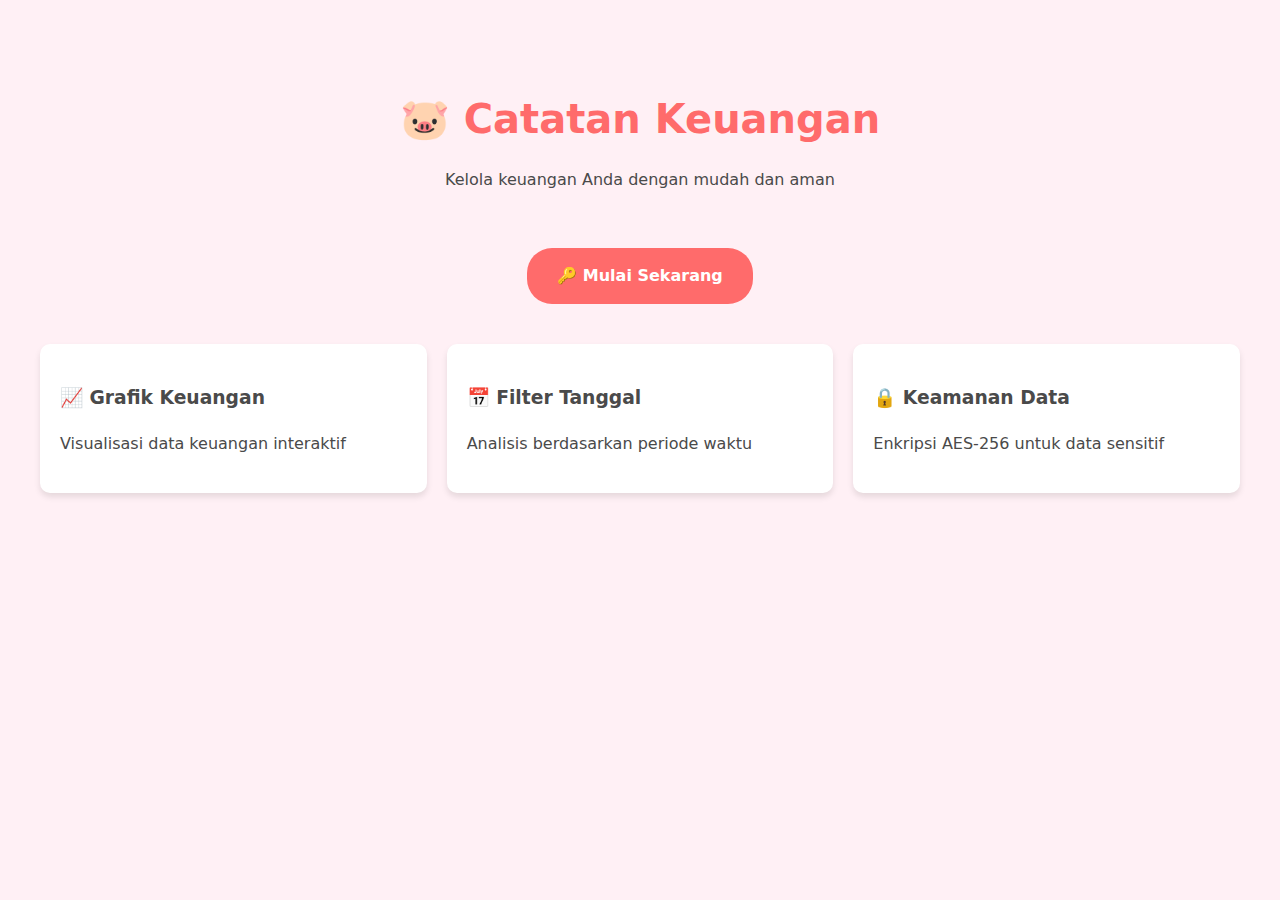
<file: index.html>
<!DOCTYPE html>
<html lang="id">
<head>
    <meta charset="UTF-8">
    <meta name="viewport" content="width=device-width, initial-scale=1.0">
    <title>Catatan Keuangan</title>
    <link rel="stylesheet" href="index.css">
</head>
<body>
    <div class="container">
        <header>
            <h1>🐷 Catatan Keuangan</h1>
            <p>Kelola keuangan Anda dengan mudah dan aman</p>
        </header>
        
        <main>
            <div class="cta-section">
                <a href="login.html" class="auth-button">🔑 Mulai Sekarang</a>
            </div>
            
            <div class="features">
                <div class="feature-card">
                    <h3>📈 Grafik Keuangan</h3>
                    <p>Visualisasi data keuangan interaktif</p>
                </div>
                <div class="feature-card">
                    <h3>📅 Filter Tanggal</h3>
                    <p>Analisis berdasarkan periode waktu</p>
                </div>
                <div class="feature-card">
                    <h3>🔒 Keamanan Data</h3>
                    <p>Enkripsi AES-256 untuk data sensitif</p>
                </div>
            </div>
        </main>
    </div>
</body>
</html>
</file>
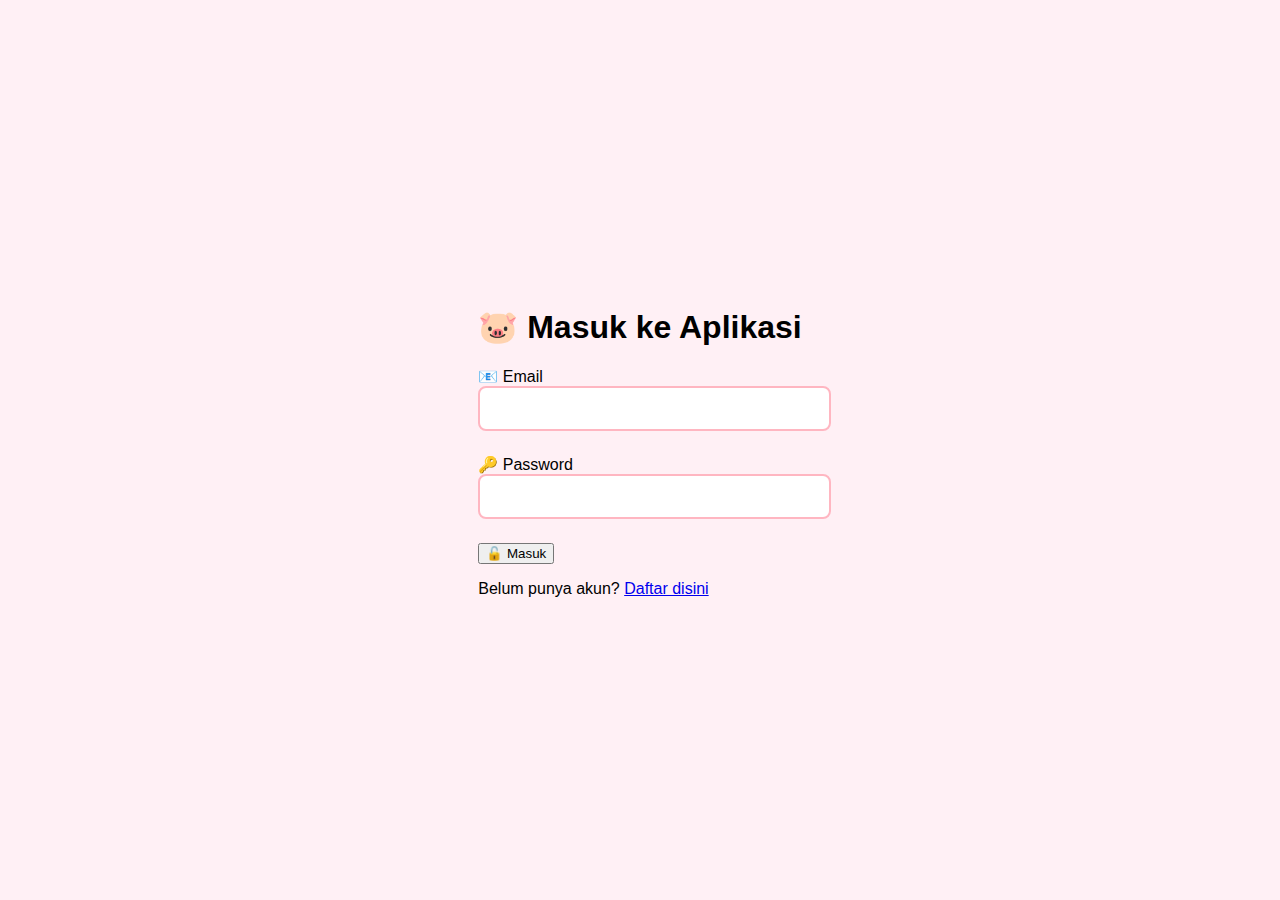
<file: login.html>
<!DOCTYPE html>
<html lang="id">
<head>
    <meta charset="UTF-8">
    <meta name="viewport" content="width=device-width, initial-scale=1.0">
    <title>Login - Catatan Keuangan</title>
    <link rel="stylesheet" href="auth.css">
    <script src="https://identity.netlify.com/v1/netlify-identity-widget.js"></script>
</head>
<body>
    <div class="container">
        <div class="auth-card">
            <h1>🐷 Masuk ke Aplikasi</h1>
            <form id="loginForm">
                <div class="form-group">
                    <label>📧 Email</label>
                    <input type="email" id="email" required>
                </div>
                <div class="form-group">
                    <label>🔑 Password</label>
                    <input type="password" id="password" required>
                </div>
                <button type="submit">🔓 Masuk</button>
                <p>Belum punya akun? <a href="signup.html">Daftar disini</a></p>
            </form>
        </div>
    </div>
    <script>
        if (window.netlifyIdentity) {
            window.netlifyIdentity.on("init", user => {
                if (!user) {
                    window.netlifyIdentity.on("login", () => {
                        document.location.href = "/dashboard.html";
                    });
                }
            });
        }
    </script>
</body>
</html>
</file>
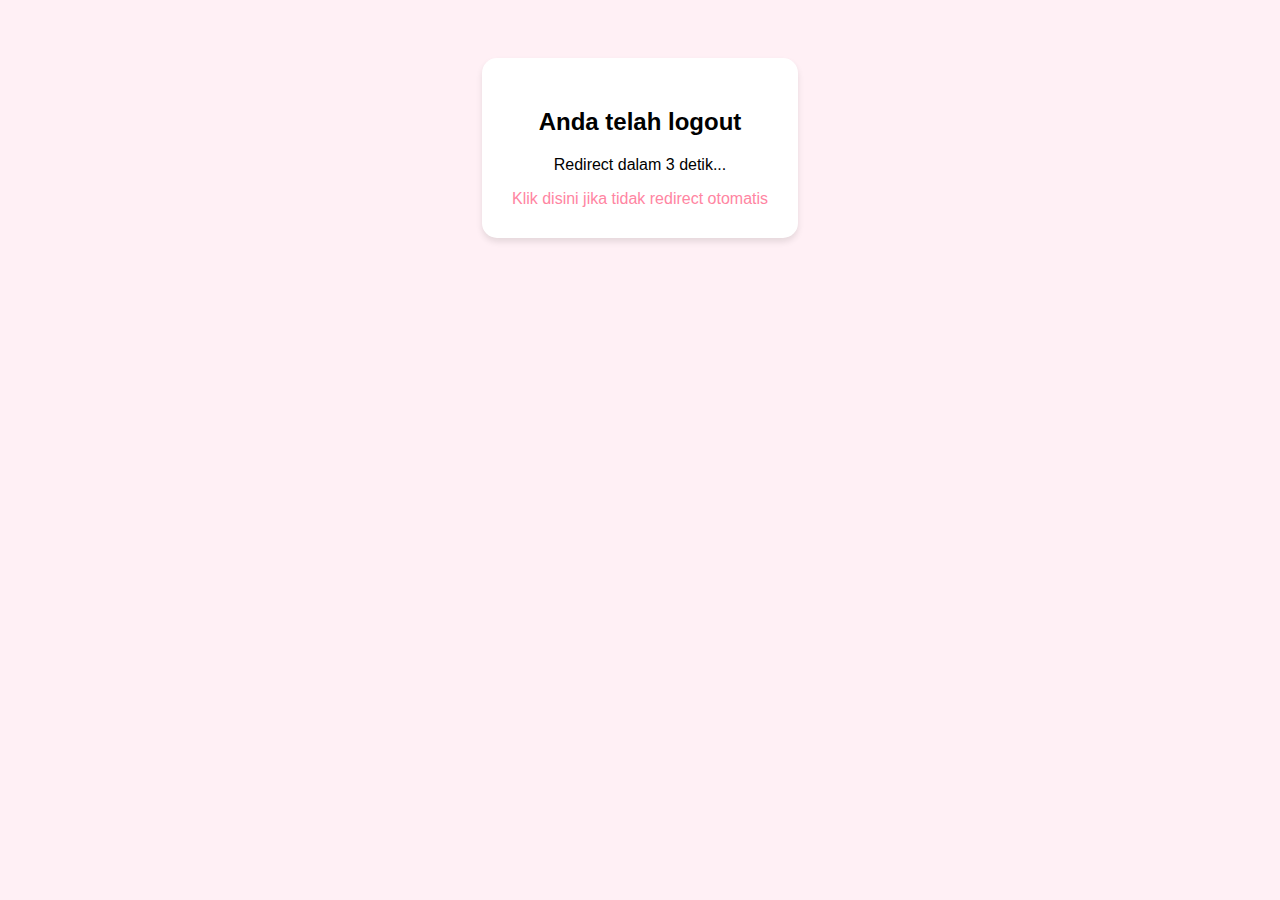
<file: logout.html>
<!DOCTYPE html>
<html lang="id">
<head>
    <meta charset="UTF-8">
    <meta name="viewport" content="width=device-width, initial-scale=1.0">
    <title>Logout</title>
    <style>
        body {
            font-family: Arial, sans-serif;
            text-align: center;
            padding: 50px;
            background-color: #fff0f5;
        }
        .message {
            background: white;
            padding: 30px;
            border-radius: 15px;
            box-shadow: 0 4px 6px rgba(0, 0, 0, 0.1);
            display: inline-block;
        }
        a {
            color: #ff85a2;
            text-decoration: none;
        }
    </style>
</head>
<body>
    <div class="message">
        <h2>Anda telah logout</h2>
        <p>Redirect dalam 3 detik...</p>
        <a href="login.html">Klik disini jika tidak redirect otomatis</a>
    </div>
    
    <script>
        setTimeout(function(){
            window.location.href = 'login.html';
        }, 3000);
    </script>
</body>
</html>
</file>
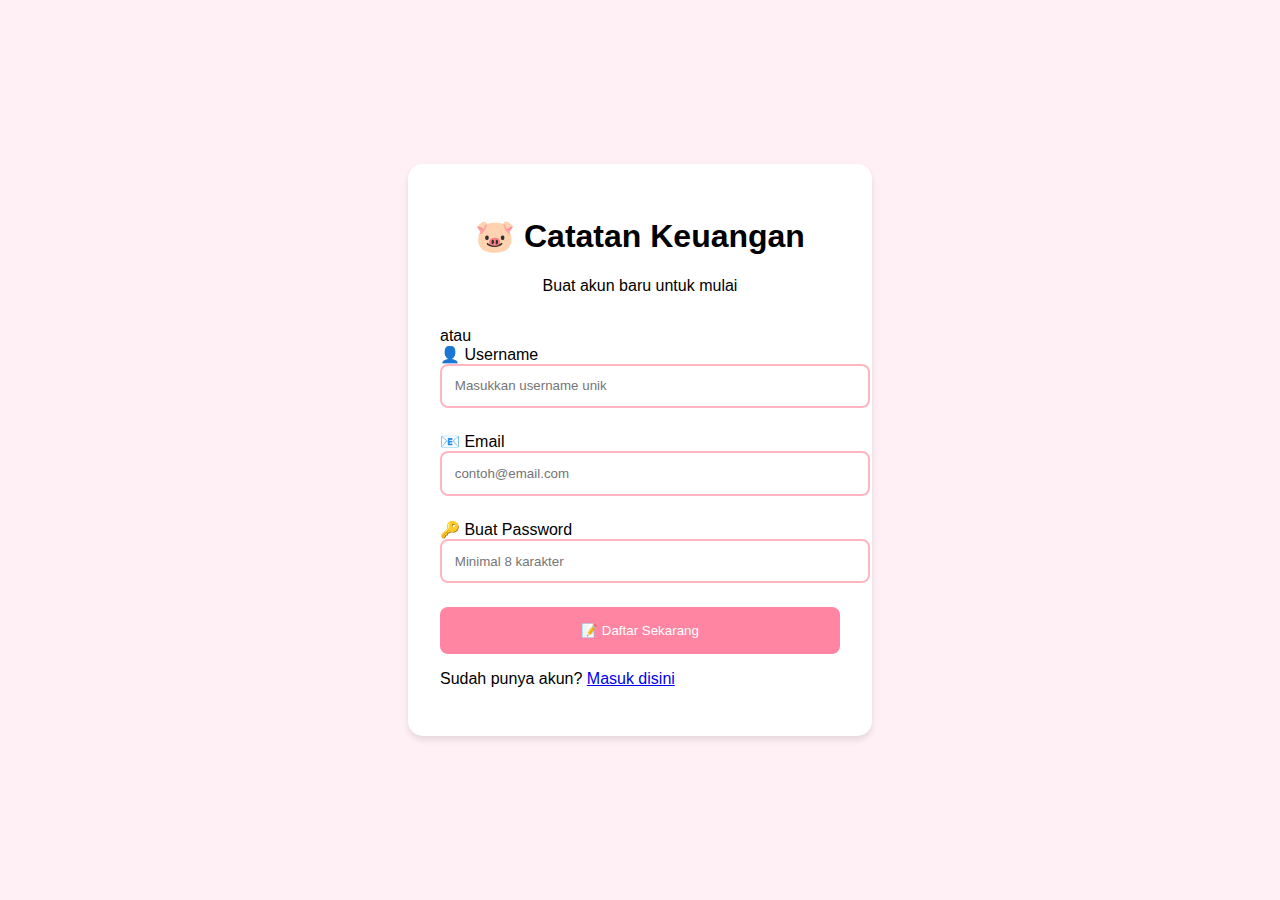
<file: register.html>
<!DOCTYPE html>
<html lang="id">
<head>
    <meta charset="UTF-8">
    <meta name="viewport" content="width=device-width, initial-scale=1.0">
    <title>Daftar - Catatan Keuangan</title>
    <link rel="stylesheet" href="auth.css">
    <script src="https://identity.netlify.com/v1/netlify-identity-widget.js"></script>
</head>
<body>
    <div class="auth-container">
        <div class="auth-card">
            <div class="brand-header">
                <h1>🐷 Catatan Keuangan</h1>
                <p>Buat akun baru untuk mulai</p>
            </div>

            <div class="auth-content">
                <div data-netlify-identity-button></div>

                <div class="auth-divider">
                    <span>atau</span>
                </div>

                <form id="registerForm" class="auth-form">
                    <div class="form-group">
                        <label for="username">👤 Username</label>
                        <input type="text" id="username" name="username" required 
                            minlength="3" pattern="[a-zA-Z0-9_]+" 
                            title="Hanya boleh mengandung huruf, angka, dan underscore"
                            placeholder="Masukkan username unik">
                    </div>
                    
                    <div class="form-group">
                        <label for="email">📧 Email</label>
                        <input type="email" id="email" required 
                            placeholder="contoh@email.com">
                    </div>

                    <div class="form-group">
                        <label for="password">🔑 Buat Password</label>
                        <input type="password" id="password" required 
                            placeholder="Minimal 8 karakter">
                    </div>

                    <button type="submit" class="btn-primary">
                        📝 Daftar Sekarang
                    </button>
                </form>
            </div>

            <p class="auth-footer">
                Sudah punya akun? 
                <a href="login.html" class="text-link">Masuk disini</a>
            </p>
        </div>
    </div>
    <script>
    document.getElementById('registerForm').addEventListener('submit', async (e) => {
        e.preventDefault();
        const email = document.getElementById('email').value;
        const password = document.getElementById('password').value;
        const username = document.getElementById('username').value;
    
        try {
            // Daftar user dengan Netlify Identity
            const user = await netlifyIdentity.signup(email, password);
            
            // Update metadata user dengan username
            await user.update({
                data: { username: username }
            });
    
            alert('Registrasi berhasil! Silakan cek email untuk verifikasi');
            window.location.href = "/login.html";
        } catch (error) {
            alert('Pendaftaran gagal: ' + error.message);
        }
    });
    </script>
</body>
</html>
</file>
<file: index.css>
:root {
    --primary: #ff6b6b;
    --secondary: #ff8787;
    --background: #fff0f5;
    --text: #4a4a4a;
    --card-bg: #ffffff;
    --shadow: 0 4px 6px rgba(0, 0, 0, 0.1);
}

body {
    font-family: 'Segoe UI', system-ui, -apple-system, sans-serif;
    line-height: 1.6;
    margin: 0;
    padding: 20px;
    background-color: var(--background);
    color: var(--text);
}

.container {
    max-width: 1200px;
    margin: 0 auto;
}

header {
    text-align: center;
    padding: 40px 0;
}

h1 {
    font-size: 2.5em;
    color: var(--primary);
    margin-bottom: 10px;
}

.features {
    display: grid;
    grid-template-columns: repeat(auto-fit, minmax(250px, 1fr));
    gap: 20px;
    margin: 40px 0;
}

.feature-card {
    background: var(--card-bg);
    padding: 20px;
    border-radius: 10px;
    box-shadow: var(--shadow);
    transition: transform 0.3s ease;
}

.feature-card:hover {
    transform: translateY(-5px);
}

.auth-button {
    display: inline-block;
    padding: 15px 30px;
    background: var(--primary);
    color: white;
    align-items: center;
    text-decoration: none;
    border-radius: 25px;
    font-weight: bold;
    transition: all 0.3s ease;
}

.auth-button:hover {
    background: var(--secondary);
    transform: scale(1.05);
}

.cta-section {
    display: flex;
    justify-content: center;
    align-items: center;
}

footer {
    text-align: center;
    padding: 20px;
    margin-top: 40px;
    color: #666;
}

@media (max-width: 768px) {
    h1 {
        font-size: 2em;
    }
    
    .features {
        grid-template-columns: 1fr;
    }
}
</file>
<file: auth.css>
:root {
    --primary: #ff85a2;
    --secondary: #ffb6c1;
    --background: #fff0f5;
    --text: #4a4a4a;
}

body {
    background: var(--background);
    font-family: 'Segoe UI', sans-serif;
    display: flex;
    justify-content: center;
    align-items: center;
    min-height: 100vh;
    margin: 0;
}

.auth-container {
    background: white;
    padding: 2rem;
    border-radius: 15px;
    box-shadow: 0 4px 6px rgba(0,0,0,0.1);
    width: 90%;
    max-width: 400px;
}

.brand-header {
    text-align: center;
    margin-bottom: 2rem;
}

.form-group {
    margin-bottom: 1.5rem;
}

input {
    width: 100%;
    padding: 0.8rem;
    border: 2px solid var(--secondary);
    border-radius: 8px;
}

.btn-primary {
    background: var(--primary);
    color: white;
    width: 100%;
    padding: 1rem;
    border: none;
    border-radius: 8px;
    cursor: pointer;
}
</file>
